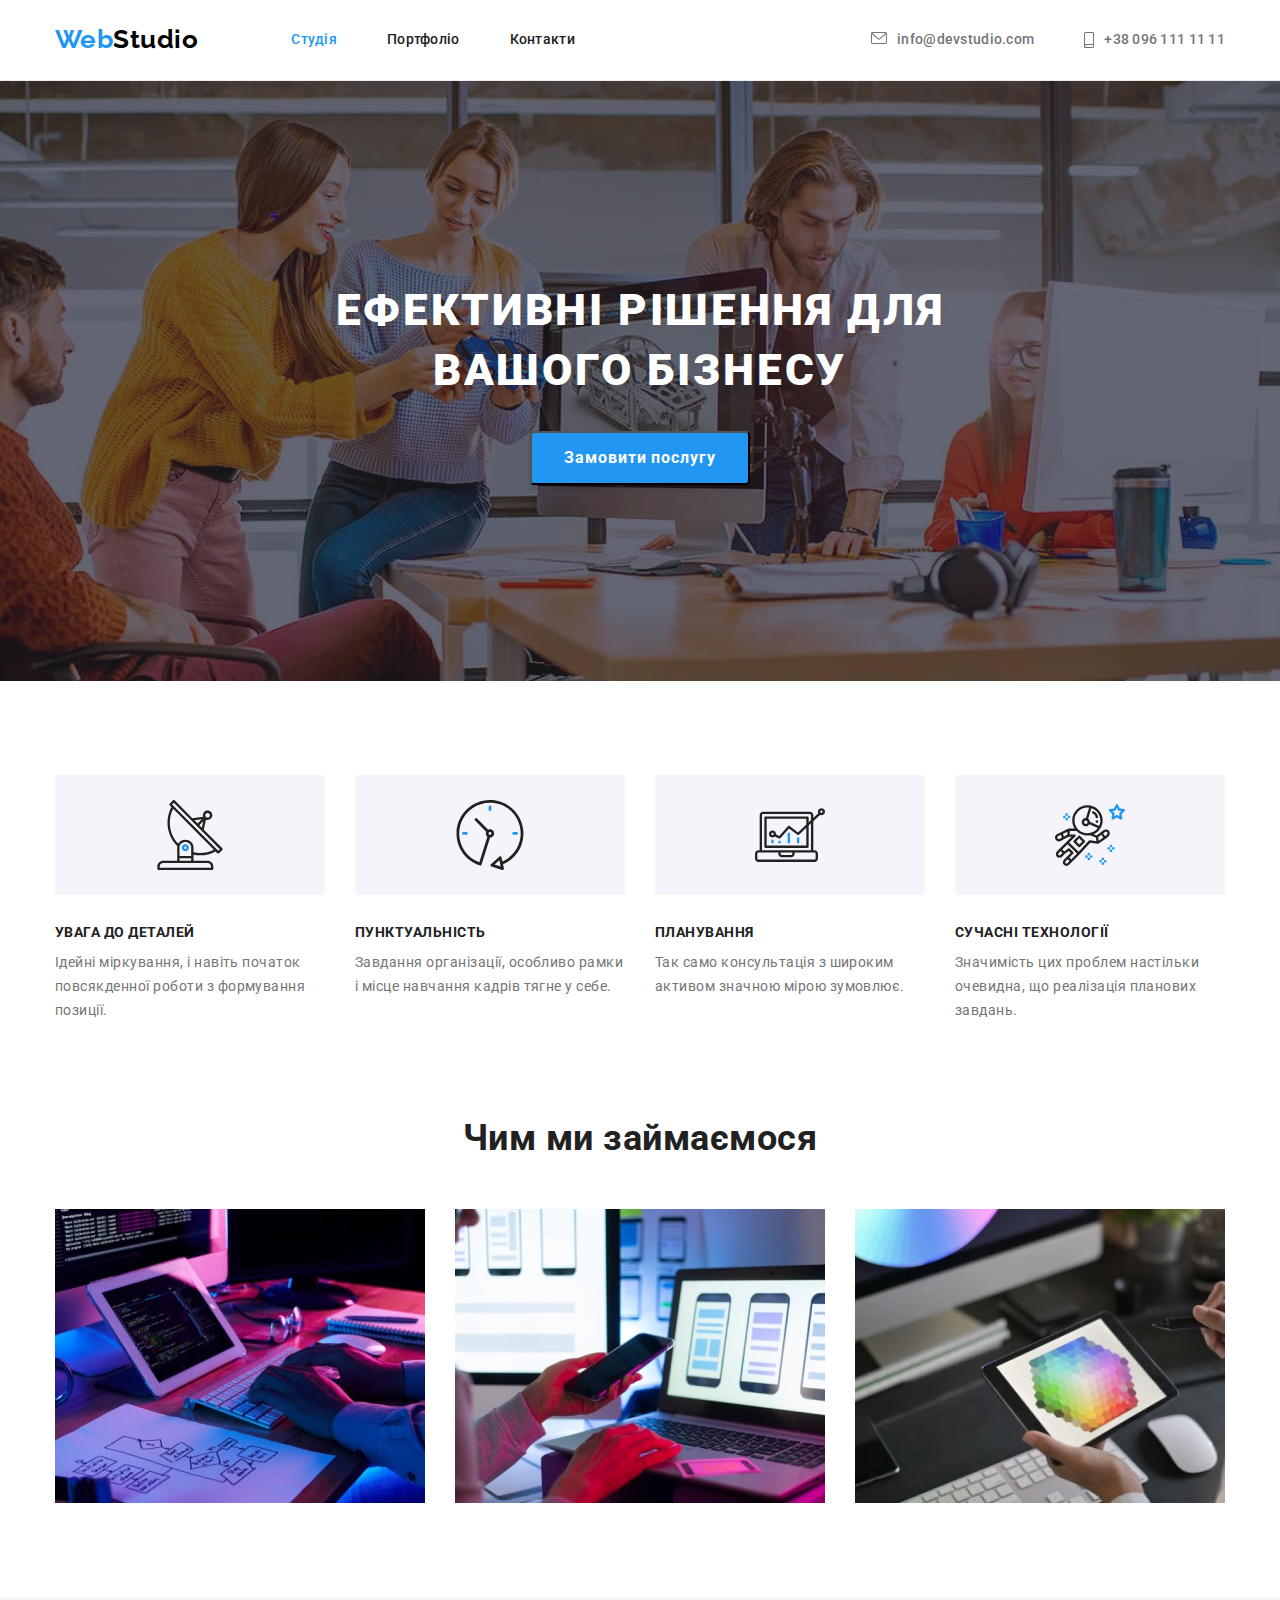
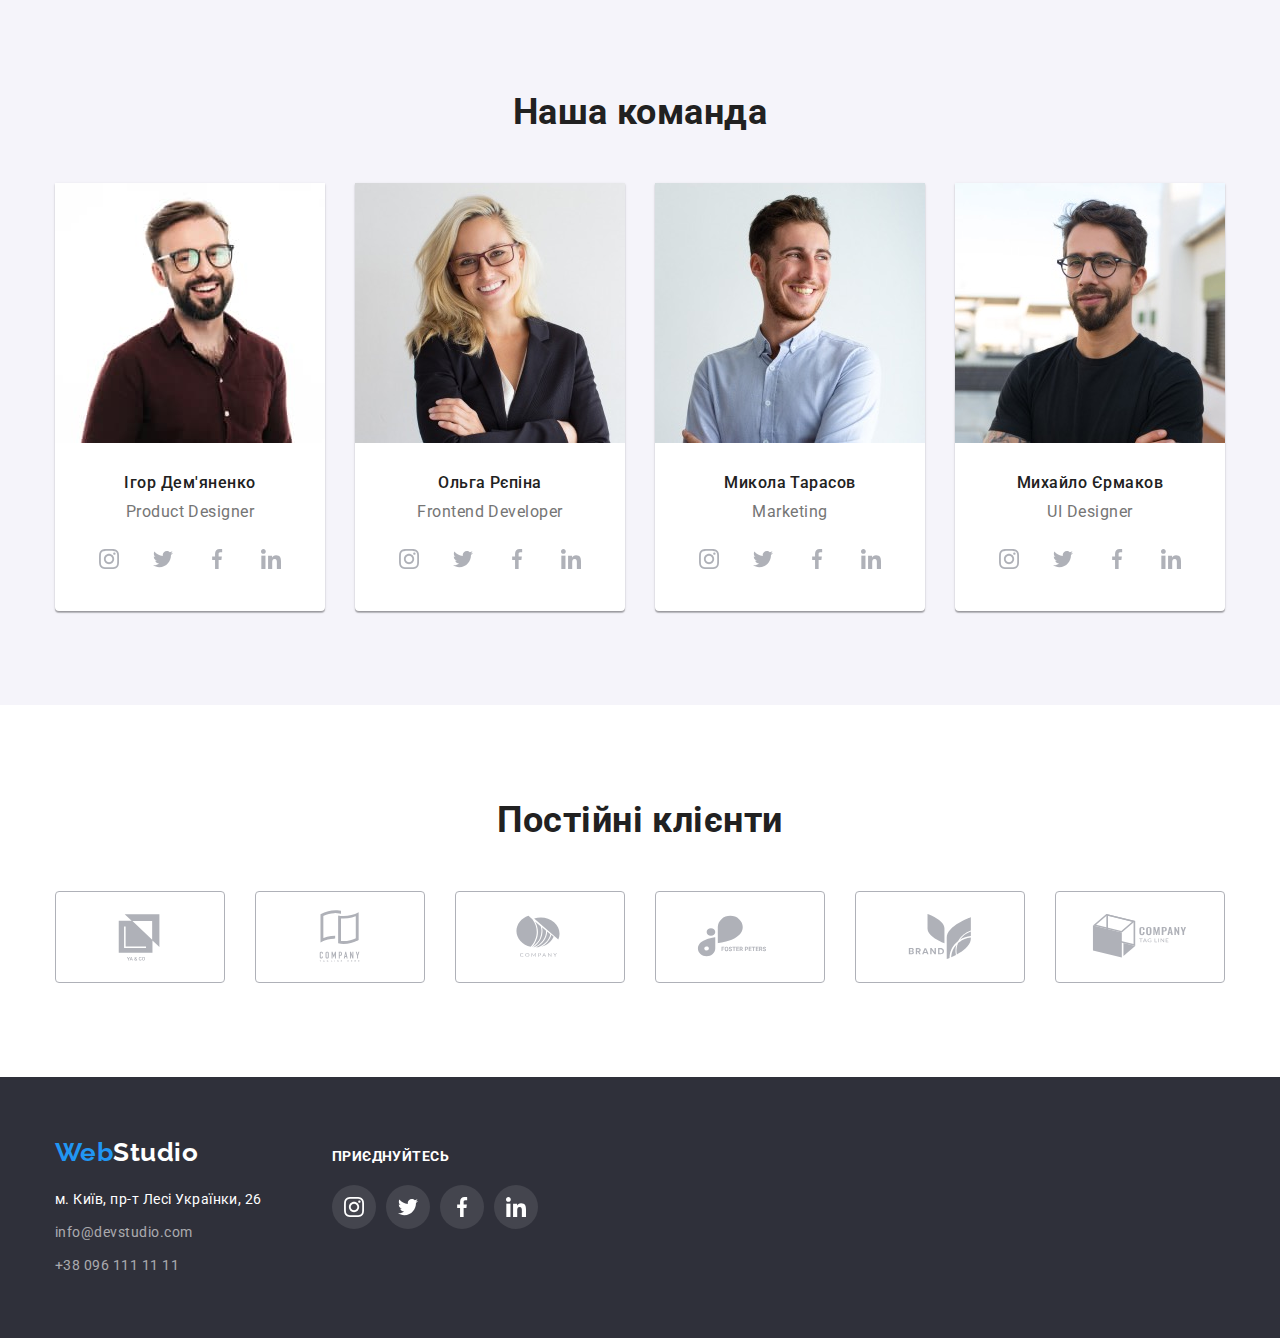
<file: index.html>
<!DOCTYPE html>
<html lang="uk">
  <head>
    <meta charset="UTF-8" />
    <meta http-equiv="X-UA-Compatible" content="IE=edge" />
    <meta name="viewport" content="width=device-width, initial-scale=1.0" />
    <title>Web Studio (Version 2.1)</title>
    <link rel="stylesheet" href="./css/modern-normalize.css" />
    <link rel="stylesheet" href="./css/styles.css" />
    <link rel="preconnect" href="https://fonts.googleapis.com" />
    <link rel="preconnect" href="https://fonts.gstatic.com" crossorigin />
    <link
      href="https://fonts.googleapis.com/css2?family=Raleway:wght@700&family=Roboto:wght@400;500;700;900&display=swap"
      rel="stylesheet"
    />
  </head>

  <body>
    <header class="page-header">
      <div class="container">
        <div class="header-menu">
          <!-- navigation menu -->
          <nav class="nav-menu">
            <a class="logo link" href="./index.html"><span class="logo-web">Web</span>Studio</a>
            <ul class="site-nav list">
              <li class="item"><a class="link current" href="./index.html">Студія</a></li>
              <li class="item"><a class="link" href="./portfolio.html">Портфоліо</a></li>
              <li class="item"><a class="link" href="#">Контакти</a></li>
            </ul>
          </nav>
          <!-- header contacts -->
          <ul class="head-contact list">
            <li class="item">
              <a class="link" href="mailto:info@devstudio.com">
                <svg class="icon" width="16" height="12">
                  <use href="./images/icons.svg#icon-envelope"></use>
                </svg>
                info@devstudio.com</a
              >
            </li>
            <li class="item">
              <a class="link" href="tel:00380961111111">
                <svg class="icon" width="10" height="16">
                  <use href="./images/icons.svg#icon-smartphone"></use>
                </svg>
                +38 096 111 11 11</a
              >
            </li>
          </ul>
        </div>
      </div>
    </header>

    <main>
      <!-- hero section -->
      <section class="hero">
        <div class="container">
          <h1 class="hero-title">Ефективні рішення для вашого бізнесу</h1>
          <button class="btn" type="button">Замовити послугу</button>
        </div>
      </section>

      <!-- features section -->
      <section class="section features">
        <div class="container">
          <h2 class="visually-hidden section-title">Наші переваги</h2>
          <ul class="features-list list">
            <li class="features-item icon-antenna">
              <div class="features-image">
                <svg class="features-icon">
                  <use href="./images/icons.svg#icon-antenna"></use>
                </svg>
              </div>
              <h3 class="title">Увага до деталей</h3>
              <p class="list-text">
                Ідейні міркування, і навіть початок повсякденної роботи з формування позиції.
              </p>
            </li>
            <li class="features-item icon-clock">
              <div class="features-image">
                <svg class="features-icon">
                  <use href="./images/icons.svg#icon-clock"></use>
                </svg>
              </div>
              <h3 class="title">Пунктуальність</h3>
              <p class="list-text">
                Завдання організації, особливо рамки і місце навчання кадрів тягне у себе.
              </p>
            </li>
            <li class="features-item icon-diagram">
              <div class="features-image">
                <svg class="features-icon">
                  <use href="./images/icons.svg#icon-diagram"></use>
                </svg>
              </div>
              <h3 class="title">Планування</h3>
              <p class="list-text">
                Так само консультація з широким активом значною мірою зумовлює.
              </p>
            </li>
            <li class="features-item icon-astronaut">
              <div class="features-image">
                <svg class="features-icon">
                  <use href="./images/icons.svg#icon-astronaut"></use>
                </svg>
              </div>
              <h3 class="title">Сучасні технології</h3>
              <p class="list-text">
                Значимість цих проблем настільки очевидна, що реалізація планових завдань.
              </p>
            </li>
          </ul>
        </div>
      </section>

      <!-- activity section -->
      <section class="section activity">
        <div class="container">
          <h2 class="section-title">Чим ми займаємося</h2>
          <ul class="activity-list list">
            <li>
              <img src="./images/img.jpg" alt="Руки на клавіатурі" width="370" />
            </li>
            <li>
              <img src="./images/img1.jpg" alt="В руці телефон" width="370" />
            </li>
            <li>
              <img src="./images/img3.jpg" alt="В руці плвншет" width="370" />
            </li>
          </ul>
        </div>
      </section>

      <!-- team section -->
      <section class="section team">
        <div class="container">
          <h2 class="section-title">Наша команда</h2>
          <ul class="team-list list">
            <li class="team-member">
              <img
                class="member-img"
                src="./images/team4.jpg"
                alt="Чоловік в окулярах з бородою"
                width="270"
              />
              <div class="name-title">
                <h3 class="title">Ігор Дем'яненко</h3>
                <p class="list-text">Product Designer</p>
                <ul class="social list">
                  <li class="item">
                    <a class="link" href="#" aria-label="Instagram">
                      <span class="visually-hidden">інстаграм</span>
                      <svg class="social-icon">
                        <use href="./images/icons.svg#icon-instagram"></use>
                      </svg>
                    </a>
                  </li>
                  <li class="item">
                    <a class="link" href="#" aria-label="Twitter">
                      <span class="visually-hidden">твіттер</span>
                      <svg class="social-icon">
                        <use href="./images/icons.svg#icon-twitter"></use>
                      </svg>
                    </a>
                  </li>
                  <li class="item">
                    <a class="link" href="#" aria-label="Facebook">
                      <span class="visually-hidden">фейсбук</span>
                      <svg class="social-icon">
                        <use href="./images/icons.svg#icon-facebook"></use>
                      </svg>
                    </a>
                  </li>
                  <li class="item">
                    <a class="link" href="#" aria-label="Linkedin">
                      <span class="visually-hidden">лінкедін</span>
                      <svg class="social-icon">
                        <use href="./images/icons.svg#icon-linkedin"></use>
                      </svg>
                    </a>
                  </li>
                </ul>
              </div>
            </li>
            <li class="team-member">
              <img
                class="member-img"
                src="./images/team1.jpg"
                alt="Світловолоса жінка в окулярах"
                width="270"
              />
              <div class="name-title">
                <h3 class="title">Ольга Рєпіна</h3>
                <p class="list-text">Frontend Developer</p>
                <ul class="social list">
                  <li class="item">
                    <a class="link" href="#" aria-label="Instagram">
                      <span class="visually-hidden">інстаграм</span>
                      <svg class="social-icon">
                        <use href="./images/icons.svg#icon-instagram"></use>
                      </svg>
                    </a>
                  </li>
                  <li class="item">
                    <a class="link" href="#" aria-label="Twitter">
                      <span class="visually-hidden">твіттер</span>
                      <svg class="social-icon">
                        <use href="./images/icons.svg#icon-twitter"></use>
                      </svg>
                    </a>
                  </li>
                  <li class="item">
                    <a class="link" href="#" aria-label="Facebook">
                      <span class="visually-hidden">фейсбук</span>
                      <svg class="social-icon">
                        <use href="./images/icons.svg#icon-facebook"></use>
                      </svg>
                    </a>
                  </li>
                  <li class="item">
                    <a class="link" href="#" aria-label="Linkedin">
                      <span class="visually-hidden">лінкедін</span>
                      <svg class="social-icon">
                        <use href="./images/icons.svg#icon-linkedin"></use>
                      </svg>
                    </a>
                  </li>
                </ul>
              </div>
            </li>
            <li class="team-member">
              <img
                class="member-img"
                src="./images/team2.jpg"
                alt="Усміхнений чоловік в сорочці"
                width="270"
              />
              <div class="name-title">
                <h3 class="title">Микола Тарасов</h3>
                <p class="list-text">Marketing</p>
                <ul class="social list">
                  <li class="item">
                    <a class="link" href="#" aria-label="Instagram">
                      <span class="visually-hidden">інстаграм</span>
                      <svg class="social-icon">
                        <use href="./images/icons.svg#icon-instagram"></use>
                      </svg>
                    </a>
                  </li>
                  <li class="item">
                    <a class="link" href="#" aria-label="Twitter">
                      <span class="visually-hidden">твіттер</span>
                      <svg class="social-icon">
                        <use href="./images/icons.svg#icon-twitter"></use>
                      </svg>
                    </a>
                  </li>
                  <li class="item">
                    <a class="link" href="#" aria-label="Facebook">
                      <span class="visually-hidden">фейсбук</span>
                      <svg class="social-icon">
                        <use href="./images/icons.svg#icon-facebook"></use>
                      </svg>
                    </a>
                  </li>
                  <li class="item">
                    <a class="link" href="#" aria-label="Linkedin">
                      <span class="visually-hidden">лінкедін</span>
                      <svg class="social-icon">
                        <use href="./images/icons.svg#icon-linkedin"></use>
                      </svg>
                    </a>
                  </li>
                </ul>
              </div>
            </li>
            <li class="team-member">
              <img
                class="member-img"
                src="./images/team3.jpg"
                alt="Чоловік в окулярах"
                width="270"
              />
              <div class="name-title">
                <h3 class="title">Михайло Єрмаков</h3>
                <p class="list-text">UI Designer</p>
                <ul class="social list">
                  <li class="item">
                    <a class="link" href="#" aria-label="Instagram">
                      <span class="visually-hidden">інстаграм</span>
                      <svg class="social-icon">
                        <use href="./images/icons.svg#icon-instagram"></use>
                      </svg>
                    </a>
                  </li>
                  <li class="item">
                    <a class="link" href="#" aria-label="Twitter">
                      <span class="visually-hidden">твіттер</span>
                      <svg class="social-icon">
                        <use href="./images/icons.svg#icon-twitter"></use>
                      </svg>
                    </a>
                  </li>
                  <li class="item">
                    <a class="link" href="#" aria-label="Facebook">
                      <span class="visually-hidden">фейсбук</span>
                      <svg class="social-icon">
                        <use href="./images/icons.svg#icon-facebook"></use>
                      </svg>
                    </a>
                  </li>
                  <li class="item">
                    <a class="link" href="#" aria-label="Linkedin">
                      <span class="visually-hidden">лінкедін</span>
                      <svg class="social-icon">
                        <use href="./images/icons.svg#icon-linkedin"></use>
                      </svg>
                    </a>
                  </li>
                </ul>
              </div>
            </li>
          </ul>
        </div>
      </section>
      <section class="section clients">
        <div class="container">
          <h2 class="section-title">Постійні клієнти</h2>
          <ul class="clients-list list">
            <li class="client-item">
              <a class="link" href="#" aria-label="Компанія 1">
                <span class="visually-hidden">Компанія 1</span>
                <svg class="icon">
                  <use href="./images/icons.svg#icon-logo1"></use>
                </svg>
              </a>
            </li>
            <li class="client-item">
              <a class="link" href="#" aria-label="Компанія 2">
                <span class="visually-hidden">Компанія 2</span>
                <svg class="icon">
                  <use href="./images/icons.svg#icon-logo2"></use>
                </svg>
              </a>
            </li>
            <li class="client-item">
              <a class="link" href="#" aria-label="Компанія 3">
                <span class="visually-hidden">Компанія 3</span>
                <svg class="icon">
                  <use href="./images/icons.svg#icon-logo3"></use>
                </svg>
              </a>
            </li>
            <li class="client-item">
              <a class="link" href="#" aria-label="Компанія 4">
                <span class="visually-hidden">Компанія 4</span>
                <svg class="icon">
                  <use href="./images/icons.svg#icon-logo4"></use>
                </svg>
              </a>
            </li>
            <li class="client-item">
              <a class="link" href="#" aria-label="Компанія 5">
                <span class="visually-hidden">Компанія 5</span>
                <svg class="icon">
                  <use href="./images/icons.svg#icon-logo5"></use>
                </svg>
              </a>
            </li>
            <li class="client-item">
              <a class="link" href="#" aria-label="Компанія 6">
                <span class="visually-hidden">Компанія 6</span>
                <svg class="icon">
                  <use href="./images/icons.svg#icon-logo6"></use>
                </svg>
              </a>
            </li>
          </ul>
        </div>
      </section>
    </main>

    <!-- page footer -->
    <footer class="footer">
      <div class="container">
        <div class="footer-container">
          <div class="first-column">
            <div class="logo-footer">
              <a class="logo footer link" href="./index.html"
                ><span class="logo-web">Web</span>Studio</a
              >
            </div>
            <div class="address-content">
              <address>
                <ul class="list">
                  <li class="address-line">
                    <a
                      class="address link"
                      href="https://goo.gl/maps/J4j9FRFDDXwHHrxk6"
                      target="_blank"
                      rel="noopener noreferrer nofollow"
                      >м. Київ, пр-т Лесі Українки, 26</a
                    >
                  </li>
                  <li class="address-line">
                    <a class="contact link" href="mailto:info@devstudio.com">info@devstudio.com</a>
                  </li>
                  <li class="address-line">
                    <a class="contact link" href="tel:00380961111111">+38 096 111 11 11</a>
                  </li>
                </ul>
              </address>
            </div>
          </div>

          <div class="second-column">
            <h3 class="title">Приєднуйтесь</h3>
            <ul class="social-footer list">
              <li class="item">
                <a class="link" href="#" aria-label="Instagram">
                  <span class="visually-hidden">інстаграм</span>
                  <svg class="social-icon">
                    <use href="./images/icons.svg#icon-instagram"></use>
                  </svg>
                </a>
              </li>
              <li class="item">
                <a class="link" href="#" aria-label="Twitter">
                  <span class="visually-hidden">твіттер</span>
                  <svg class="social-icon">
                    <use href="./images/icons.svg#icon-twitter"></use>
                  </svg>
                </a>
              </li>
              <li class="item">
                <a class="link" href="#" aria-label="Facebook">
                  <span class="visually-hidden">фейсбук</span>
                  <svg class="social-icon">
                    <use href="./images/icons.svg#icon-facebook"></use>
                  </svg>
                </a>
              </li>
              <li class="item">
                <a class="link" href="#" aria-label="Linkedin">
                  <span class="visually-hidden">лінкедін</span>
                  <svg class="social-icon">
                    <use href="./images/icons.svg#icon-linkedin"></use>
                  </svg>
                </a>
              </li>
            </ul>
          </div>
        </div>
      </div>
    </footer>
  </body>
</html>
</file>
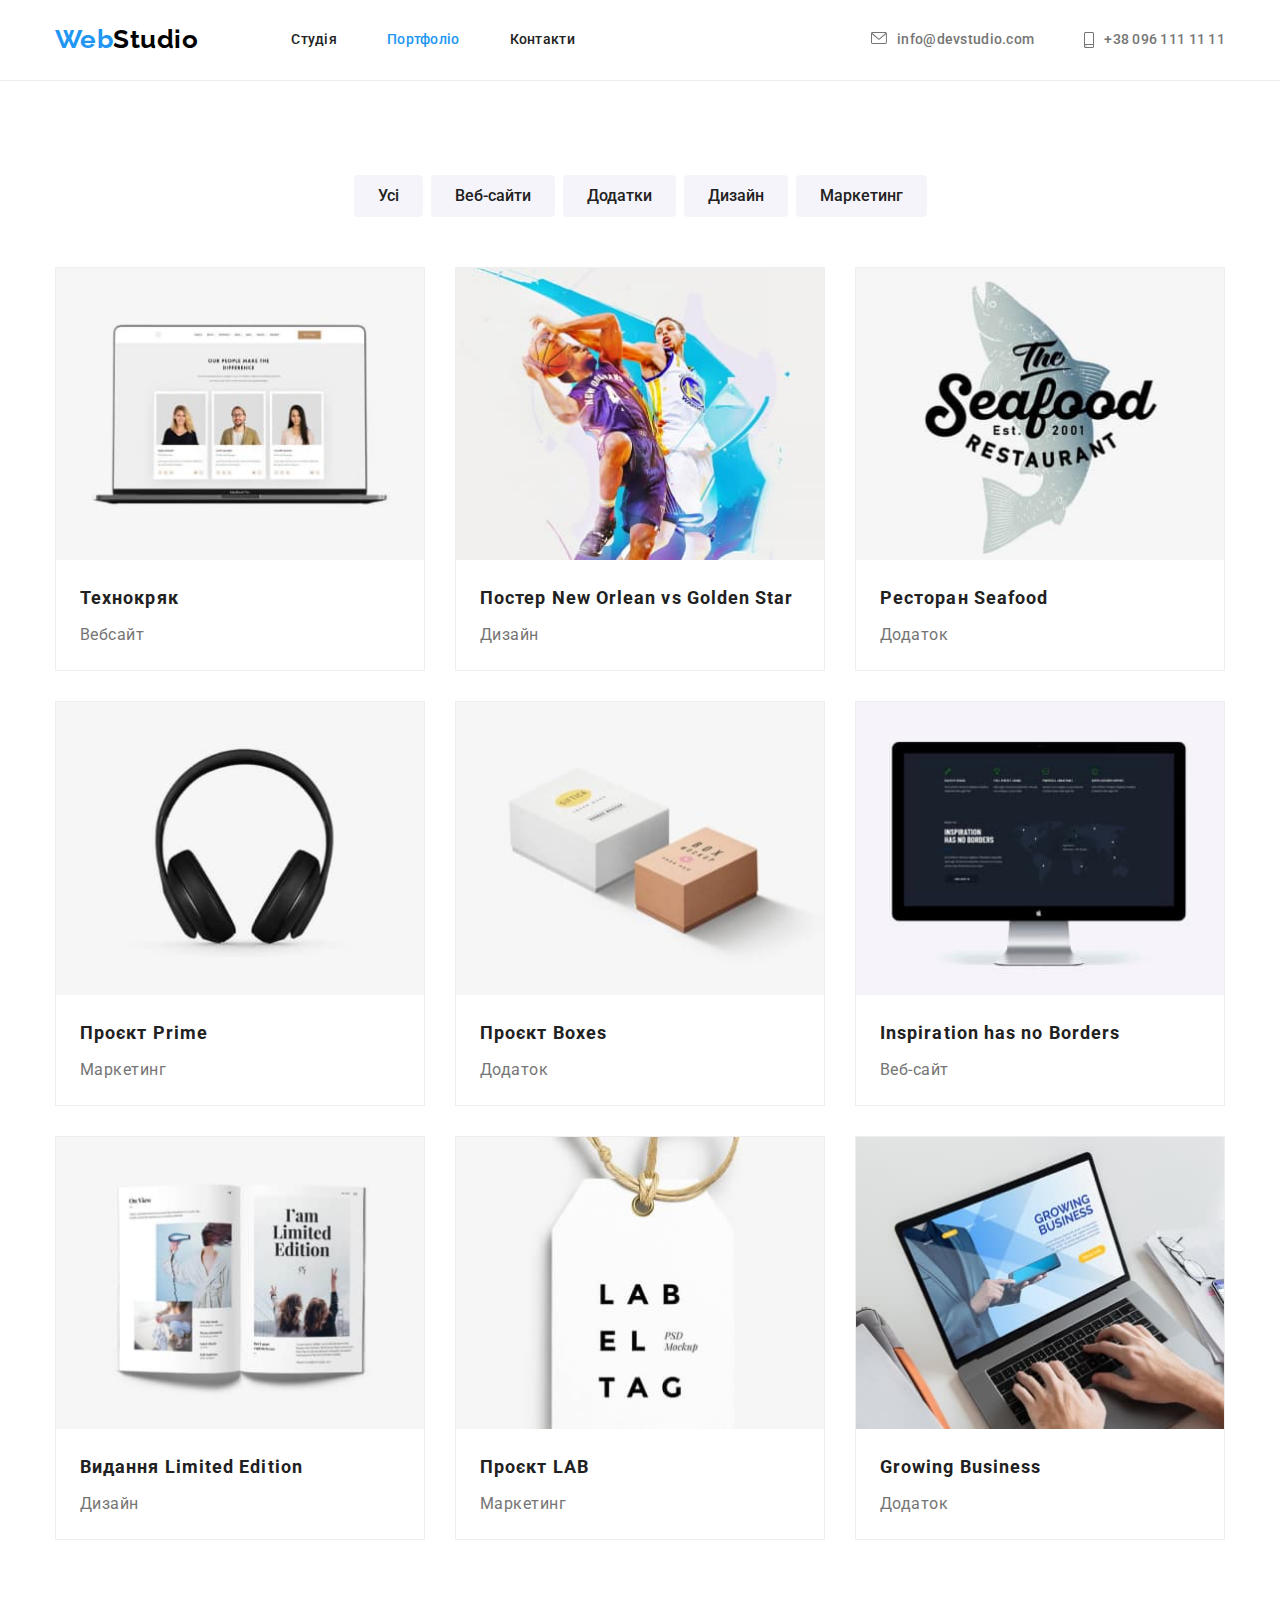
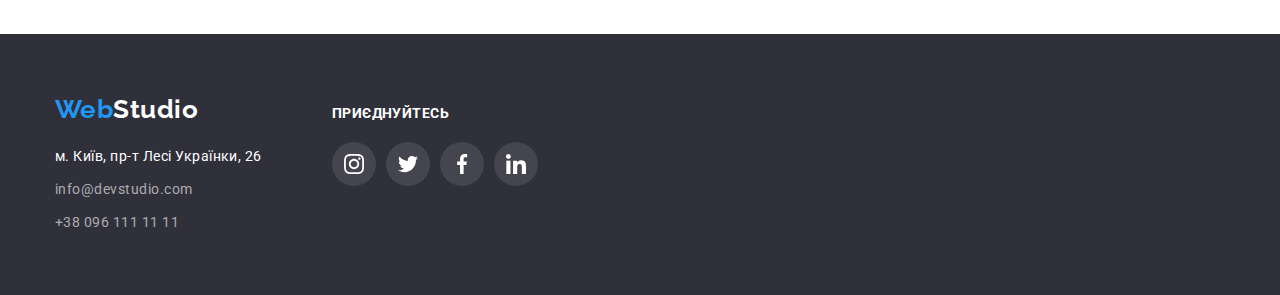
<file: portfolio.html>
<!DOCTYPE html>
<html lang="uk">
  <head>
    <meta charset="UTF-8" />
    <meta http-equiv="X-UA-Compatible" content="IE=edge" />
    <meta name="viewport" content="width=device-width, initial-scale=1.0" />
    <title>Portfolio</title>
    <link rel="stylesheet" href="./css/modern-normalize.css" />
    <link rel="stylesheet" href="./css/styles.css" />
    <link rel="preconnect" href="https://fonts.googleapis.com" />
    <link rel="preconnect" href="https://fonts.gstatic.com" crossorigin />
    <link
      href="https://fonts.googleapis.com/css2?family=Raleway:wght@700&family=Roboto:wght@400;500;700;900&display=swap"
      rel="stylesheet"
    />
  </head>
  <body>
    <header class="page-header">
      <div class="container">
        <div class="header-menu">
          <!-- navigation menu -->
          <nav class="nav-menu">
            <a class="logo link" href="./index.html"><span class="logo-web">Web</span>Studio</a>
            <ul class="site-nav list">
              <li class="item"><a class="link" href="./index.html">Студія</a></li>
              <li class="item"><a class="link current" href="./portfolio.html">Портфоліо</a></li>
              <li class="item"><a class="link" href="#">Контакти</a></li>
            </ul>
          </nav>
          <!-- header contacts -->
          <ul class="head-contact list">
            <li class="item">
              <a class="link" href="mailto:info@devstudio.com">
                <svg class="icon" width="16" height="12">
                  <use href="./images/icons.svg#icon-envelope"></use>
                </svg>
                info@devstudio.com</a
              >
            </li>
            <li class="item">
              <a class="link" href="tel:00380961111111">
                <svg class="icon" width="10" height="16">
                  <use href="./images/icons.svg#icon-smartphone"></use>
                </svg>
                +38 096 111 11 11</a
              >
            </li>
          </ul>
        </div>
      </div>
    </header>
    <main>
      <section class="section portfolio">
        <div class="container">
          <div class="portfolio-container">
            <h1 class="visually-hidden">Portfolio Filter Buttons</h1>
            <ul class="list filter-menu">
              <li>
                <button class="filter" type="button">Усі</button>
              </li>
              <li>
                <button class="filter" type="button">Веб-сайти</button>
              </li>
              <li>
                <button class="filter" type="button">Додатки</button>
              </li>
              <li>
                <button class="filter" type="button">Дизайн</button>
              </li>
              <li>
                <button class="filter" type="button">Маркетинг</button>
              </li>
            </ul>
            <h1 class="visually-hidden">Portfolio cards</h1>
            <ul class="list portfolio">
              <li class="cards">
                <a class="link" href="#">
                  <img
                    class="portfolio-img"
                    src="./images/technokryak.jpg"
                    alt="Сторінка Технокряк на макбук"
                    width="370"
                  />
                  <div class="cards-text">
                    <h2 class="title">Технокряк</h2>
                    <p class="category">Вебсайт</p>
                  </div>
                </a>
              </li>
              <li class="cards">
                <a class="link" href="#">
                  <img
                    class="portfolio-img"
                    src="./images/poster-new-orlean-golden-star.jpg"
                    alt="Постер баскетбол Нью Орлеан та Голден Стар"
                    width="370"
                  />
                  <div class="cards-text">
                    <h2 class="title">Постер New Orlean vs Golden Star</h2>
                    <p class="category">Дизайн</p>
                  </div>
                </a>
              </li>
              <li class="cards">
                <a class="link" href="#">
                  <img
                    class="portfolio-img"
                    src="./images/seafood-restaurant.jpg"
                    alt="Сіфуд ресторан лого"
                    width="370"
                  />
                  <div class="cards-text">
                    <h2 class="title">Ресторан Seafood</h2>
                    <p class="category">Додаток</p>
                  </div>
                </a>
              </li>
              <li class="cards">
                <a class="link" href="#">
                  <img
                    class="portfolio-img"
                    src="./images/project-prime.jpg"
                    alt="Навушники"
                    width="370"
                  />
                  <div class="cards-text">
                    <h2 class="title">Проєкт Prime</h2>
                    <p class="category">Маркетинг</p>
                  </div>
                </a>
              </li>
              <li class="cards">
                <a class="link" href="#">
                  <img
                    class="portfolio-img"
                    src="./images/project-boxes.jpg"
                    alt="Дві коробки"
                    width="370"
                  />
                  <div class="cards-text">
                    <h2 class="title">Проєкт Boxes</h2>
                    <p class="category">Додаток</p>
                  </div>
                </a>
              </li>
              <li class="cards">
                <a class="link" href="#">
                  <img
                    class="portfolio-img"
                    src="./images/inspiration-no-borders.jpg"
                    alt="Сторінка Інспірейшн на моніторі"
                    width="370"
                  />
                  <div class="cards-text">
                    <h2 class="title">Inspiration has no Borders</h2>
                    <p class="category">Веб-сайт</p>
                  </div>
                </a>
              </li>
              <li class="cards">
                <a class="link" href="#">
                  <img
                    class="portfolio-img"
                    src="./images/limited-edition.jpg"
                    alt="Відкритий журнал моди"
                    width="370"
                  />
                  <div class="cards-text">
                    <h2 class="title">Видання Limited Edition</h2>
                    <p class="category">Дизайн</p>
                  </div>
                </a>
              </li>
              <li class="cards">
                <a class="link" href="#">
                  <img
                    class="portfolio-img"
                    src="./images/project-lab.jpg"
                    alt="Лєйбла"
                    width="370"
                  />
                  <div class="cards-text">
                    <h2 class="title">Проєкт LAB</h2>
                    <p class="category">Маркетинг</p>
                  </div>
                </a>
              </li>
              <li class="cards">
                <a class="link" href="#">
                  <img
                    class="portfolio-img"
                    src="./images/growing-business.jpg"
                    alt="Робота на ноутбукі"
                    width="370"
                  />
                  <div class="cards-text">
                    <h2 class="title">Growing Business</h2>
                    <p class="category">Додаток</p>
                  </div>
                </a>
              </li>
            </ul>
          </div>
        </div>
      </section>
    </main>

    <!-- page footer -->
    <footer class="footer">
      <div class="container">
        <div class="footer-container">
          <div class="first-column">
            <div class="logo-footer">
              <a class="logo footer link" href="./index.html"
                ><span class="logo-web">Web</span>Studio</a
              >
            </div>
            <div class="address-content">
              <address>
                <ul class="list">
                  <li class="address-line">
                    <a
                      class="address link"
                      href="https://goo.gl/maps/J4j9FRFDDXwHHrxk6"
                      target="_blank"
                      rel="noopener noreferrer nofollow"
                      >м. Київ, пр-т Лесі Українки, 26</a
                    >
                  </li>
                  <li class="address-line">
                    <a class="contact link" href="mailto:info@devstudio.com">info@devstudio.com</a>
                  </li>
                  <li class="address-line">
                    <a class="contact link" href="tel:00380961111111">+38 096 111 11 11</a>
                  </li>
                </ul>
              </address>
            </div>
          </div>

          <div class="second-column">
            <h3 class="title">Приєднуйтесь</h3>
            <ul class="social-footer list">
              <li class="item">
                <a class="link" href="#" aria-label="Instagram">
                  <span class="visually-hidden">інстаграм</span>
                  <svg class="social-icon">
                    <use href="./images/icons.svg#icon-instagram"></use>
                  </svg>
                </a>
              </li>
              <li class="item">
                <a class="link" href="#" aria-label="Twitter">
                  <span class="visually-hidden">твіттер</span>
                  <svg class="social-icon">
                    <use href="./images/icons.svg#icon-twitter"></use>
                  </svg>
                </a>
              </li>
              <li class="item">
                <a class="link" href="#" aria-label="Facebook">
                  <span class="visually-hidden">фейсбук</span>
                  <svg class="social-icon">
                    <use href="./images/icons.svg#icon-facebook"></use>
                  </svg>
                </a>
              </li>
              <li class="item">
                <a class="link" href="#" aria-label="Linkedin">
                  <span class="visually-hidden">лінкедін</span>
                  <svg class="social-icon">
                    <use href="./images/icons.svg#icon-linkedin"></use>
                  </svg>
                </a>
              </li>
            </ul>
          </div>
        </div>
      </div>
    </footer>
  </body>
</html>
</file>
<file: css/styles.css>
/* site common styles */
:root {
  --primary-text-color: #757575;
  --title-text-color: #212121;
  --accent-color: #2196f3;
  --primary-white-color: #ffffff;
  --footer-contact-text-color: rgba(255, 255, 255, 0.6);
  --primary-bcg-color: #f5f5f5;
  --secondary-bcg-color: #f5f4fa;
  --footer-bcg-color: #2f303a;
  --hero-bg-color: #c4c4c4;
  --social-icon-color: #afb1b8;
}
body {
  background-color: var(--primary-white-color);
  color: var(--primary-text-color);
  font-family: 'Roboto', sans-serif;
  letter-spacing: 0.03em;
}
.list {
  list-style: none;
  padding: 0;
  margin: 0;
}
.link {
  text-decoration: none;
}

img {
  display: block;
  max-width: 100%;
  height: auto;
}

h1,
h2,
h3,
h4,
h5,
h6,
p {
  margin: 0;
  padding: 0;
}

.visually-hidden {
  position: absolute;
  white-space: nowrap;
  width: 1px;
  height: 1px;
  overflow: hidden;
  border: 0;
  padding: 0;
  clip: rect(0 0 0 0);
  clip-path: inset(50%);
  margin: -1px;
}

.container {
  margin: 0 auto;
  width: 1200px;
  padding-left: 15px;
  padding-right: 15px;
  /* outline: 1px solid orange; */
}

/* header styles */
.page-header {
  background-color: var(--primary-white-color);
  border-bottom: 1px solid #ececec;
}

.header-menu {
  display: flex;
  align-items: center;
  justify-content: space-between;
}
/* logo styles */
.logo-web {
  color: var(--accent-color);
}
.logo {
  color: #000000;
  font-family: 'Raleway', sans-serif;
  font-weight: 700;
  font-size: 26px;
  line-height: 1.19;
}
.footer .logo {
  color: var(--primary-white-color);
}

/* nav menu styles */
.nav-menu {
  display: flex;
  align-items: center;
}

.site-nav {
  display: flex;
  margin-left: 93px;
}
.site-nav .item:not(:last-child) {
  margin-right: 50px;
}
.site-nav .link {
  display: block;
  padding-top: 32px;
  padding-bottom: 32px;

  color: var(--title-text-color);
  font-weight: 500;
  font-size: 14px;
  line-height: 1.14;
  letter-spacing: 0.02em;
}
.site-nav .link:hover,
.site-nav .link:focus {
  color: var(--accent-color);
}
.site-nav .link.current {
  color: var(--accent-color);
}

.logo.link {
  display: block;
  padding-top: 24px;
  padding-bottom: 25px;
}

/* header contact styles */
.head-contact {
  display: flex;
  align-items: center;
  margin-left: auto;
}
.head-contact .item + .item {
  margin-left: 50px;
}

.head-contact .link {
  display: flex;
  padding-top: 32px;
  padding-bottom: 32px;

  color: var(--primary-text-color);
  font-weight: 500;
  font-size: 14px;
  line-height: 1.14;
  letter-spacing: 0.02em;
}
.head-contact .link:hover,
.head-contact .link:focus {
  color: var(--accent-color);
}

.head-contact .icon {
  margin-right: 10px;
  fill: currentColor;
}

/* hero styles */
.hero {
  padding-top: 200px;
  padding-bottom: 200px;
  max-width: 1600px;
  height: 600px;
  margin-left: auto;
  margin-right: auto;
  background-image: linear-gradient(to right, rgba(47, 48, 58, 0.4), rgba(47, 48, 58, 0.4)),
    url('../images/hero-image.jpg');
  background-repeat: no-repeat;
  background-position: center;
  background-size: cover;

  background-color: var(--hero-bg-color);
  text-align: center;
}
.hero-title {
  max-width: 696px;
  margin-top: 0;
  margin-bottom: 30px;
  margin-left: auto;
  margin-right: auto;

  color: var(--primary-white-color);
  font-weight: 900;
  font-size: 44px;
  line-height: 1.36;
  letter-spacing: 0.06em;
  text-transform: uppercase;
  text-align: center;
}

/* button styles */
.btn {
  border-radius: 4px;
  padding: 10px 32px;
  min-width: 216px;

  color: var(--primary-white-color);
  background-color: var(--accent-color);
  font-family: inherit;
  font-weight: 700;
  font-size: 16px;
  line-height: 1.87;
  letter-spacing: 0.06em;
  cursor: pointer;
  display: inline-block;
  text-align: center;
  box-shadow: 0px 4px 4px rgba(0, 0, 0, 0.15);
}
.btn:hover,
.btn:focus {
  color: var(--primary-white-color);
  background-color: #188ce8;
}

/* sections common styles */
.section-title {
  color: var(--title-text-color);
  font-weight: 700;
  font-size: 36px;
  line-height: 1.17;
  text-align: center;
  margin-top: 0;
  margin-bottom: 50px;
}

/* features section styles */
.section.features {
  padding-top: 94px;
  padding-bottom: 94px;
}

.features-image {
  display: flex;
  width: 270px;
  height: 120px;
  background-color: var(--secondary-bcg-color);
  align-items: center;
  justify-content: center;
  margin-bottom: 30px;
  border-radius: 4px;
}

.features-icon {
  width: 70px;
  height: 70px;
}

/* .features-item::before {
  content: '';
  display: block;
  height: 120px;
  background-size: 70px;
  background-repeat: no-repeat;
  background-position: center;
  background-color: var(--secondary-bcg-color);
  border-radius: 4px;
  margin-bottom: 30px;
}

.icon-antenna::before {
  background-image: url(../images/antenna.svg);
}

.icon-clock::before {
  background-image: url(../images/clock.svg);
}

.icon-diagram::before {
  background-image: url(../images/diagram.svg);
}

.icon-astronaut::before {
  background-image: url(../images/astronaut.svg);
} */

.features-list {
  display: flex;
  gap: 30px;
}

.features-list .title {
  color: var(--title-text-color);
  font-weight: 700;
  font-size: 14px;
  line-height: 1.14;
  text-transform: uppercase;
  margin-top: 0;
  margin-bottom: 10px;
  width: 270px;
}
.features-list .list-text {
  font-size: 14px;
  line-height: 1.71;
  margin-top: 0;
  margin-bottom: 0;
  width: 270px;
}

/* activity section styles */
.section.activity {
  padding-bottom: 94px;
}

.activity-list {
  display: flex;
  gap: 30px;
}

/* team section styles */
.section.team {
  padding-top: 94px;
  padding-bottom: 94px;
  background-color: var(--secondary-bcg-color);
}

.team-member {
  background-color: var(--primary-white-color);
  box-shadow: 0px 1px 3px rgba(0, 0, 0, 0.12), 0px 1px 1px rgba(0, 0, 0, 0.14),
    0px 2px 1px rgba(0, 0, 0, 0.2);
  border-radius: 0px 0px 4px 4px;
}

.team-list {
  display: flex;
  justify-content: center;
  gap: 30px;
}

.name-title {
  padding-top: 30px;
  padding-bottom: 30px;
  text-align: center;
}

.team-list .title {
  margin-bottom: 10px;
  color: var(--title-text-color);
  font-weight: 500;
  font-size: 16px;
  line-height: 1.19;
  letter-spacing: 0.03em;
}
.team-list .list-text {
  font-size: 16px;
  line-height: 1.19;
  text-align: center;
  margin-bottom: 16px;
}

.team-member .social {
  display: flex;
  padding-left: 32px;
  padding-right: 32px;
}

.team-member .social {
  display: flex;
  gap: 10px;
}

.social .link {
  display: flex;
  width: 44px;
  height: 44px;
  align-items: center;
  justify-content: center;
  color: var(--social-icon-color);
  border-radius: 50%;
}

.social .link:hover,
.social .link:focus {
  background-color: var(--accent-color);
  color: var(--primary-white-color);
}

.social-icon {
  width: 20px;
  height: 20px;
  fill: currentColor;
}

/* clients sections styles */
.section.clients {
  padding-top: 94px;
  padding-bottom: 94px;
}

.clients-list {
  display: flex;
  gap: 30px;
}

.client-item .link {
  display: flex;
  width: 170px;
  height: 92px;
  border: 1px solid var(--social-icon-color);
  border-radius: 4px;
  align-items: center;
  justify-content: center;
  cursor: pointer;
  color: var(--social-icon-color);
}

.client-item .link:hover,
.client-item .link:focus {
  border-color: var(--accent-color);
  color: var(--accent-color);
}

.client-item .icon {
  width: 106px;
  height: 60px;
  fill: currentColor;
}

/* footer styles */
.footer {
  padding-top: 60px;
  padding-bottom: 60px;
  background-color: var(--footer-bcg-color);
}

.footer-container {
  display: flex;
}

.logo.footer {
  padding-top: 0;
  padding-bottom: 0;
}

.address-content {
  padding-top: 20px;
}

.address-line {
  margin-bottom: 9px;
}
.address-line:last-child {
  margin-bottom: 0;
}

.address {
  color: var(--primary-white-color);
  font-style: normal;
  font-size: 14px;
  line-height: 1.71;
}
.contact {
  color: var(--footer-contact-text-color);
  font-style: normal;
  font-size: 14px;
  line-height: 1.71;
}

.contact:hover,
.contact:focus {
  color: var(--accent-color);
}

.second-column {
  padding-top: 12px;
  padding-left: 70px;
}

.second-column .title {
  font-weight: 700;
  font-size: 14px;
  line-height: 1.14;
  letter-spacing: 0.03em;
  text-transform: uppercase;
  color: var(--primary-white-color);
  margin-bottom: 20px;
}

.social-footer {
  display: flex;
  gap: 10px;
}

.social-footer .link {
  display: flex;
  width: 44px;
  height: 44px;
  align-items: center;
  justify-content: center;
  border-radius: 50%;
  background-color: rgba(255, 255, 255, 0.1);
  color: var(--primary-white-color);
}

.social-footer .social-icon {
  width: 20px;
  height: 20px;
  fill: currentColor;
}

.social-footer .link:hover,
.social-footer .link:focus {
  background-color: var(--accent-color);
}

/* portfolio page styles */

.section.portfolio {
  padding-top: 94px;
  padding-bottom: 94px;

  background-color: var(--primary-white-color);
}

.list.portfolio {
  display: flex;
  flex-wrap: wrap;
}

.filter-menu {
  display: flex;
  margin-bottom: 50px;
  gap: 8px;
  justify-content: center;
}

.filter {
  display: inline-block;
  text-align: center;
  border-radius: 4px;
  padding: 6px 22px;

  color: var(--title-text-color);
  background-color: var(--secondary-bcg-color);
  border-color: transparent;
  font-family: inherit;
  font-weight: 500;
  font-size: 16px;
  line-height: 1.62;
  text-align: center;
  cursor: pointer;
}

.filter:hover,
.filter:focus {
  color: var(--primary-white-color);
  background-color: var(--accent-color);
  box-shadow: 0px 3px 1px rgba(0, 0, 0, 0.1), 0px 1px 2px rgba(0, 0, 0, 0.08), 0px 2px 2px rgba(0, 0, 0, 0.12);
}

.cards-text {
  padding: 20px 24px;
}

.cards .title {
  min-width: 322px;
  margin-bottom: 4px;

  color: var(--title-text-color);
  font-weight: 700;
  font-size: 18px;
  line-height: 2;
  letter-spacing: 0.06em;
}

.cards .category {
  min-width: 322px;

  color: var(--primary-text-color);
  font-weight: 400;
  font-size: 16px;
  line-height: 1.88;
}

.cards {
  background-color: var(--primary-white-color);
  width: 370px;
  margin-right: 30px;
  margin-bottom: 30px;
  border: 1px solid #eeeeee;
}

.cards:nth-child(3n) {
  margin-right: 0;
}

.cards:nth-last-child(-n + 3) {
  margin-bottom: 0;
}

.cards:hover,
.cards:focus {
  box-shadow: 0px 1px 1px rgba(0, 0, 0, 0.12), 0px 4px 4px rgba(0, 0, 0, 0.06),
    1px 4px 6px rgba(0, 0, 0, 0.16);
}
</file>
